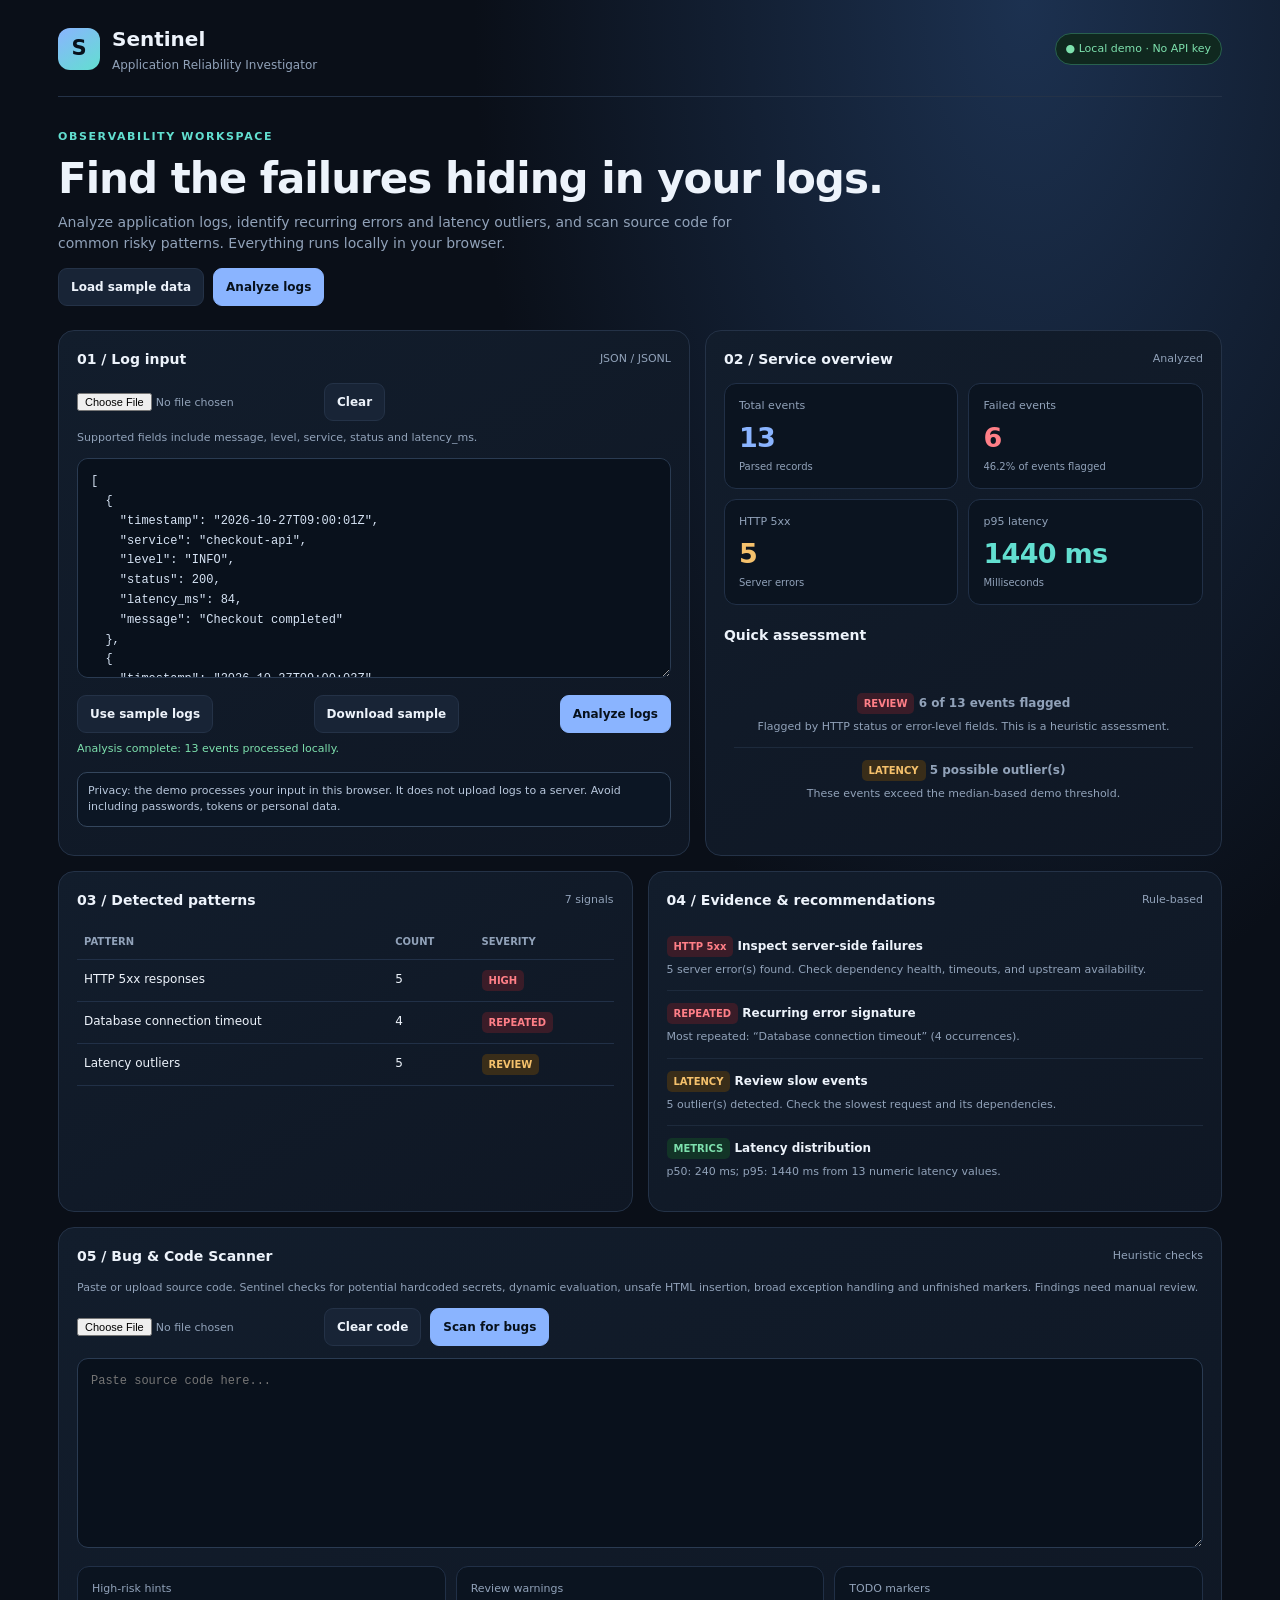
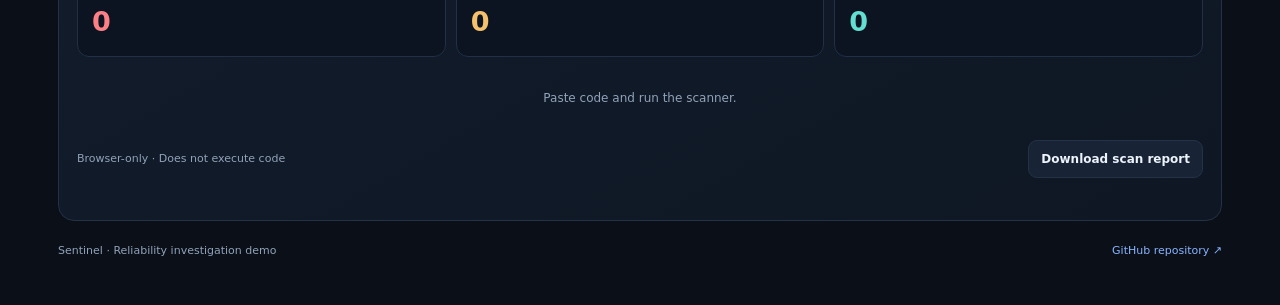
<file: index.html>
<!doctype html>
<html lang="en">
<head>
<meta charset="utf-8">
<meta name="viewport" content="width=device-width,initial-scale=1">
<meta name="description" content="Sentinel application reliability investigator and code scanner">
<title>Sentinel — Reliability Investigator</title>
<style>
:root{--bg:#0a0f18;--panel:#111a28;--line:#243247;--text:#edf3fb;--muted:#91a2b9;--blue:#8ab4ff;--cyan:#62dfd0;--red:#ff7f87;--amber:#f5c16c;--green:#7de0ad}
*{box-sizing:border-box}body{margin:0;background:radial-gradient(ellipse at 80% 0,#1c3150,transparent 38%),var(--bg);color:var(--text);font:14px/1.5 system-ui,-apple-system,"Segoe UI",sans-serif}
button,input,textarea{font:inherit}button{cursor:pointer}.wrap{max-width:1200px;margin:auto;padding:24px 18px 45px}
.top{display:flex;justify-content:space-between;align-items:center;gap:12px;border-bottom:1px solid var(--line);padding-bottom:22px}
.brand{display:flex;align-items:center;gap:12px}.mark{width:42px;height:42px;display:grid;place-items:center;border-radius:12px;background:linear-gradient(145deg,var(--blue),var(--cyan));color:#08111c;font-size:21px;font-weight:900}
h1,h2,h3,p{margin-top:0}.brand h1{font-size:20px;margin:0}.brand p{font-size:12px;color:var(--muted);margin:2px 0 0}
.status{border:1px solid #28614e;background:#10281f;color:var(--green);padding:7px 10px;border-radius:99px;font-size:11px}
.hero{padding:32px 0 24px}.eyebrow{color:var(--cyan);font-size:11px;text-transform:uppercase;letter-spacing:1.6px;font-weight:800}
.hero h2{font-size:clamp(28px,4vw,42px);line-height:1.15;letter-spacing:-1px;margin:9px 0}.hero p{color:var(--muted);max-width:680px}
.panel{background:linear-gradient(150deg,#121d2c,#0f1724);border:1px solid var(--line);border-radius:16px;padding:18px;min-width:0}
.grid{display:grid;grid-template-columns:1.1fr .9fr;gap:15px}.below{display:grid;grid-template-columns:1fr 1fr;gap:15px;margin-top:15px}
.panelhead{display:flex;justify-content:space-between;align-items:center;gap:10px;margin-bottom:13px}.panelhead h3{font-size:14px;margin:0}.small,.hint{font-size:11px;color:var(--muted)}
.btn{border:1px solid var(--line);background:#182436;color:var(--text);border-radius:9px;padding:9px 12px;font-size:12px;font-weight:700}.btn.primary{background:var(--blue);border-color:var(--blue);color:#07111c}
.btn:hover{filter:brightness(1.08)}.editor{width:100%;min-height:220px;resize:vertical;border:1px solid #2a3b52;background:#09111c;color:#d7e4f5;border-radius:11px;padding:13px;font:12px/1.65 ui-monospace,Consolas,monospace;outline:none}.editor:focus{border-color:var(--blue)}
.actions,.filebar{display:flex;justify-content:space-between;align-items:center;gap:9px;flex-wrap:wrap;margin-top:11px}.filebar{justify-content:flex-start}.filebar input{max-width:100%;font-size:11px;color:var(--muted)}.hint{margin:9px 0 12px}
.metrics{display:grid;grid-template-columns:repeat(2,minmax(0,1fr));gap:10px}.metric{background:#0b1420;border:1px solid #213047;border-radius:12px;padding:14px}.label{font-size:11px;color:var(--muted)}.num{font-size:27px;font-weight:800;letter-spacing:-.7px;margin-top:4px}.sub{font-size:10px;color:var(--muted)}
.red{color:var(--red)}.blue{color:var(--blue)}.cyan{color:var(--cyan)}.amber{color:var(--amber)}.green{color:var(--green)}
.notice{border:1px solid #34465d;background:#0c1624;color:#b8c7dc;border-radius:10px;padding:10px;margin-top:14px;font-size:11px}
.empty{padding:22px 10px;text-align:center;color:var(--muted);font-size:12px}.finding{padding:12px 0;border-bottom:1px solid #1d2a3c}.finding:last-child{border-bottom:0}.finding strong{font-size:12px;display:block;margin-bottom:5px}.finding p{margin:0;color:var(--muted);font-size:11px;overflow-wrap:anywhere}
.pill{display:inline-block;padding:3px 7px;border-radius:5px;font-size:10px;font-weight:800}.error{background:#3a1c28;color:var(--red)}.warn{background:#392d19;color:var(--amber)}.ok{background:#123427;color:var(--green)}
table{width:100%;border-collapse:collapse;font-size:12px}th,td{text-align:left;padding:10px 7px;border-bottom:1px solid #213047;vertical-align:top}th{font-size:10px;color:var(--muted);text-transform:uppercase}td{overflow-wrap:anywhere}
.toast{font-size:11px;color:var(--green);margin-top:8px;min-height:16px}.footer{display:flex;justify-content:space-between;gap:12px;flex-wrap:wrap;color:var(--muted);font-size:11px;padding-top:22px}.footer a{color:var(--blue);text-decoration:none}
@media(max-width:760px){.grid,.below{grid-template-columns:1fr}.wrap{padding:16px 12px 30px}.panel{padding:14px}.hero h2{font-size:32px}}
</style>
</head>
<body>
<div class="wrap">
<header class="top">
<div class="brand"><div class="mark">S</div><div><h1>Sentinel</h1><p>Application Reliability Investigator</p></div></div>
<div class="status">● Local demo · No API key</div>
</header>

<section class="hero">
<div class="eyebrow">Observability workspace</div>
<h2>Find the failures hiding in your logs.</h2>
<p>Analyze application logs, identify recurring errors and latency outliers, and scan source code for common risky patterns. Everything runs locally in your browser.</p>
<div class="actions" style="justify-content:flex-start">
<button class="btn" id="sampleTop">Load sample data</button>
<button class="btn primary" id="analyzeTop">Analyze logs</button>
</div>
</section>

<section class="grid">
<div class="panel">
<div class="panelhead"><h3>01 / Log input</h3><span class="small">JSON / JSONL</span></div>
<div class="filebar"><input type="file" id="logFile" accept=".json,.jsonl,.txt"><button class="btn" id="clearLogs">Clear</button></div>
<p class="hint">Supported fields include message, level, service, status and latency_ms.</p>
<textarea id="logInput" class="editor" spellcheck="false" aria-label="Log input" placeholder="Paste a JSON array or one JSON event per line"></textarea>
<div class="actions"><button class="btn" id="sampleBtn">Use sample logs</button><button class="btn" id="downloadSample">Download sample</button><button class="btn primary" id="analyzeBtn">Analyze logs</button></div>
<div class="toast" id="logToast" aria-live="polite"></div>
<div class="notice">Privacy: the demo processes your input in this browser. It does not upload logs to a server. Avoid including passwords, tokens or personal data.</div>
</div>

<div class="panel">
<div class="panelhead"><h3>02 / Service overview</h3><span class="small" id="runLabel">Waiting</span></div>
<div class="metrics">
<div class="metric"><div class="label">Total events</div><div class="num blue" id="total">—</div><div class="sub">Parsed records</div></div>
<div class="metric"><div class="label">Failed events</div><div class="num red" id="failed">—</div><div class="sub" id="failRate">Error signals</div></div>
<div class="metric"><div class="label">HTTP 5xx</div><div class="num amber" id="fivexx">—</div><div class="sub">Server errors</div></div>
<div class="metric"><div class="label">p95 latency</div><div class="num cyan" id="p95">—</div><div class="sub">Milliseconds</div></div>
</div>
<div class="panelhead" style="margin-top:20px"><h3>Quick assessment</h3></div>
<div id="assessment" class="empty">Analyze logs to see an assessment.</div>
</div>
</section>

<section class="below">
<div class="panel"><div class="panelhead"><h3>03 / Detected patterns</h3><span class="small" id="patternCount">0 signals</span></div>
<div style="overflow:auto"><table><thead><tr><th>Pattern</th><th>Count</th><th>Severity</th></tr></thead><tbody id="patterns"><tr><td colspan="3">No analysis yet.</td></tr></tbody></table></div></div>
<div class="panel"><div class="panelhead"><h3>04 / Evidence & recommendations</h3><span class="small">Rule-based</span></div><div id="recommendations"><div class="empty">Findings will appear here.</div></div></div>
</section>

<section class="panel" style="margin-top:15px">
<div class="panelhead"><h3>05 / Bug & Code Scanner</h3><span class="small">Heuristic checks</span></div>
<p class="hint">Paste or upload source code. Sentinel checks for potential hardcoded secrets, dynamic evaluation, unsafe HTML insertion, broad exception handling and unfinished markers. Findings need manual review.</p>
<div class="filebar"><input type="file" id="sourceFile" accept=".py,.js,.jsx,.ts,.tsx,.html,.css,.java,.go,.php,.rb,.txt"><button class="btn" id="clearSource">Clear code</button><button class="btn primary" id="scanCode">Scan for bugs</button></div>
<textarea id="sourceInput" class="editor" style="margin-top:12px;min-height:190px" spellcheck="false" aria-label="Source code" placeholder="Paste source code here..."></textarea>
<div class="metrics" style="margin-top:12px;grid-template-columns:repeat(3,minmax(0,1fr))">
<div class="metric"><div class="label">High-risk hints</div><div class="num red" id="highCount">0</div></div>
<div class="metric"><div class="label">Review warnings</div><div class="num amber" id="mediumCount">0</div></div>
<div class="metric"><div class="label">TODO markers</div><div class="num cyan" id="lowCount">0</div></div>
</div>
<div id="codeResults" style="margin-top:10px"><div class="empty">Paste code and run the scanner.</div></div>
<div class="actions"><span class="small">Browser-only · Does not execute code</span><button class="btn" id="downloadReport">Download scan report</button></div>
<div class="toast" id="codeToast" aria-live="polite"></div>
</section>

<footer class="footer"><span>Sentinel · Reliability investigation demo</span><span><a href="https://github.com/ContentbyShanu/sentinel-ai-reliability" target="_blank" rel="noopener">GitHub repository ↗</a></span></footer>
</div>

<script>
const $=id=>document.getElementById(id);
const esc=s=>String(s??'').replace(/[&<>"']/g,c=>({'&':'&amp;','<':'&lt;','>':'&gt;','"':'&quot;',"'":'&#39;'}[c]));
const sample=[
{timestamp:"2026-10-27T09:00:01Z",service:"checkout-api",level:"INFO",status:200,latency_ms:84,message:"Checkout completed"},
{timestamp:"2026-10-27T09:00:03Z",service:"catalog-api",level:"INFO",status:200,latency_ms:112,message:"Product list returned"},
{timestamp:"2026-10-27T09:00:05Z",service:"checkout-api",level:"ERROR",status:500,latency_ms:980,message:"Database connection timeout"},
{timestamp:"2026-10-27T09:00:06Z",service:"checkout-api",level:"ERROR",status:500,latency_ms:1040,message:"Database connection timeout"},
{timestamp:"2026-10-27T09:00:07Z",service:"checkout-api",level:"ERROR",status:503,latency_ms:1300,message:"Database connection timeout"},
{timestamp:"2026-10-27T09:00:08Z",service:"payment-api",level:"WARN",status:429,latency_ms:240,message:"Payment provider rate limited"},
{timestamp:"2026-10-27T09:00:09Z",service:"catalog-api",level:"INFO",status:200,latency_ms:96,message:"Product list returned"},
{timestamp:"2026-10-27T09:00:10Z",service:"search-api",level:"ERROR",status:502,latency_ms:1650,message:"Upstream search unavailable"},
{timestamp:"2026-10-27T09:00:11Z",service:"catalog-api",level:"INFO",status:200,latency_ms:108,message:"Product list returned"},
{timestamp:"2026-10-27T09:00:12Z",service:"checkout-api",level:"ERROR",status:500,latency_ms:990,message:"Database connection timeout"},
{timestamp:"2026-10-27T09:00:13Z",service:"payment-api",level:"INFO",status:200,latency_ms:180,message:"Payment accepted"},
{timestamp:"2026-10-27T09:00:14Z",service:"search-api",level:"INFO",status:200,latency_ms:95,message:"Search completed"},
{timestamp:"2026-10-27T09:00:15Z",service:"checkout-api",level:"INFO",status:200,latency_ms:870,message:"Checkout completed"}
];

function loadSample(){ $('logInput').value=JSON.stringify(sample,null,2);$('logToast').textContent='Sample logs loaded.';}
function parseLogs(raw){
if(!raw.trim())throw Error('Paste logs or load the sample first.');
try{const x=JSON.parse(raw);if(Array.isArray(x))return x;if(x&&Array.isArray(x.events))return x.events;if(x&&typeof x==='object')return[x];}catch(e){}
return raw.split(/\r?\n/).filter(x=>x.trim()).map((line,i)=>{try{return JSON.parse(line)}catch(e){throw Error('Invalid JSON on line '+(i+1))}});
}
function num(o,keys){for(const k of keys){if(o[k]!==undefined&&o[k]!==null&&o[k]!==''&&Number.isFinite(Number(o[k])))return Number(o[k]);}return null;}
function status(o){return num(o,['status','status_code','http_status','statusCode']);}
function latency(o){return num(o,['latency_ms','duration_ms','response_time_ms','latency','duration']);}
function message(o){return String(o.message||o.msg||o.error||o.event||'Unspecified event');}
function quantile(arr,q){if(!arr.length)return null;const s=[...arr].sort((a,b)=>a-b),p=(s.length-1)*q,l=Math.floor(p),h=Math.ceil(p);return s[l]+(s[h]-s[l])*(p-l);}
let lastLogReport=null;

function analyzeLogs(){
try{
const logs=parseLogs($('logInput').value);
if(!logs.length||logs.some(o=>!o||typeof o!=='object'||Array.isArray(o)))throw Error('Each event must be a JSON object.');
const failed=logs.filter(o=>{const s=status(o);return(s!==null&&s>=400)||/\b(error|fatal|critical)\b/i.test(String(o.level||o.severity||''))||o.error===true;});
const server=logs.filter(o=>{const s=status(o);return s!==null&&s>=500;});
const lats=logs.map(latency).filter(x=>x!==null&&x>=0);
const p95=quantile(lats,.95),p50=quantile(lats,.5),med=quantile(lats,.5);
const mad=lats.length?quantile(lats.map(x=>Math.abs(x-med)),.5):null;
const outliers=mad===null?[]:logs.filter(o=>{const l=latency(o);return l!==null&&l>med+Math.max(3*1.4826*mad,med*.5,100);});
const groups={};failed.forEach(o=>{const k=message(o).replace(/\b\d+\b/g,'#').slice(0,100);groups[k]=(groups[k]||0)+1;});
const repeated=Object.entries(groups).filter(x=>x[1]>1).sort((a,b)=>b[1]-a[1]);
$('total').textContent=logs.length;$('failed').textContent=failed.length;
$('failRate').textContent=(100*failed.length/logs.length).toFixed(1)+'% of events flagged';
$('fivexx').textContent=server.length;$('p95').textContent=p95===null?'N/A':Math.round(p95)+' ms';
$('runLabel').textContent='Analyzed';$('patternCount').textContent=(repeated.length+outliers.length+(server.length?1:0))+' signals';

const assessment=[];
assessment.push(`<div class="finding"><strong><span class="pill ${failed.length?'error':'ok'}">${failed.length?'REVIEW':'CLEAR'}</span> ${failed.length} of ${logs.length} events flagged</strong><p>Flagged by HTTP status or error-level fields. This is a heuristic assessment.</p></div>`);
if(outliers.length)assessment.push(`<div class="finding"><strong><span class="pill warn">LATENCY</span> ${outliers.length} possible outlier(s)</strong><p>These events exceed the median-based demo threshold.</p></div>`);
$('assessment').innerHTML=assessment.join('');

const rows=[];
if(server.length)rows.push(`<tr><td>HTTP 5xx responses</td><td>${server.length}</td><td><span class="pill error">HIGH</span></td></tr>`);
repeated.slice(0,6).forEach(([k,n])=>rows.push(`<tr><td>${esc(k)}</td><td>${n}</td><td><span class="pill error">REPEATED</span></td></tr>`));
if(outliers.length)rows.push(`<tr><td>Latency outliers</td><td>${outliers.length}</td><td><span class="pill warn">REVIEW</span></td></tr>`);
if(!rows.length)rows.push('<tr><td colspan="3">No patterns flagged.</td></tr>');
$('patterns').innerHTML=rows.join('');

const rec=[];
if(server.length)rec.push(`<div class="finding"><strong><span class="pill error">HTTP 5xx</span> Inspect server-side failures</strong><p>${server.length} server error(s) found. Check dependency health, timeouts, and upstream availability.</p></div>`);
if(repeated.length)rec.push(`<div class="finding"><strong><span class="pill error">REPEATED</span> Recurring error signature</strong><p>Most repeated: “${esc(repeated[0][0])}” (${repeated[0][1]} occurrences).</p></div>`);
if(outliers.length)rec.push(`<div class="finding"><strong><span class="pill warn">LATENCY</span> Review slow events</strong><p>${outliers.length} outlier(s) detected. Check the slowest request and its dependencies.</p></div>`);
if(lats.length)rec.push(`<div class="finding"><strong><span class="pill ok">METRICS</span> Latency distribution</strong><p>p50: ${Math.round(p50)} ms; p95: ${Math.round(p95)} ms from ${lats.length} numeric latency values.</p></div>`);
if(!rec.length)rec.push('<div class="finding"><strong>No findings generated</strong><p>Include status and latency fields for richer analysis.</p></div>');
$('recommendations').innerHTML=rec.join('');
$('logToast').textContent=`Analysis complete: ${logs.length} events processed locally.`;
lastLogReport={generated_at:new Date().toISOString(),events:logs.length,failed_events:failed.length,http_5xx:server.length,p50_latency_ms:p50,p95_latency_ms:p95,repeated_patterns:repeated.map(([signature,count])=>({signature,count})),latency_outliers:outliers.map(o=>({service:o.service||'unknown',message:message(o),latency_ms:latency(o)}))};
}catch(e){$('logToast').textContent=e.message;}
}
$('sampleBtn').onclick=loadSample;$('sampleTop').onclick=loadSample;
$('analyzeBtn').onclick=analyzeLogs;$('analyzeTop').onclick=()=>{analyzeLogs();document.querySelector('.grid').scrollIntoView({behavior:'smooth'});};
$('clearLogs').onclick=()=>{$('logInput').value='';$('logToast').textContent='Input cleared.';};
$('logFile').onchange=async e=>{const f=e.target.files[0];if(f){$('logInput').value=await f.text();$('logToast').textContent='File loaded. Click Analyze logs.';}};
$('downloadSample').onclick=()=>downloadFile('sentinel-sample-logs.json',JSON.stringify(sample,null,2),'application/json');
function downloadFile(name,content,type){const blob=new Blob([content],{type});const url=URL.createObjectURL(blob);const a=document.createElement('a');a.href=url;a.download=name;a.click();setTimeout(()=>URL.revokeObjectURL(url),1000);}
</script>

<script>
const rules=[
{level:'HIGH',name:'Possible hardcoded secret',re:/\b(?:api[_-]?key|secret|password|token)\s*[:=]\s*["'][^"']{6,}["']/ig,tip:'If this is a real credential, revoke it and use environment variables. Verify that the match is not a harmless example.'},
{level:'HIGH',name:'Dynamic code evaluation',re:/\beval\s*\(/ig,tip:'Avoid evaluating untrusted strings as code. Prefer safe parsing or explicit logic.'},
{level:'HIGH',name:'Potential shell invocation with shell enabled',re:/\b(?:exec|execSync|spawn|subprocess\.(?:run|Popen|call))\s*\([^\n]{0,240}(?:shell\s*=\s*True|shell\s*:\s*true)/ig,tip:'Review whether untrusted input can reach a shell command. Prefer argument arrays and strict validation.'},
{level:'MEDIUM',name:'Potential unsafe HTML insertion',re:/\.innerHTML\s*=|insertAdjacentHTML\s*\(/ig,tip:'Avoid inserting untrusted HTML. Use textContent or safely sanitize and escape content.'},
{level:'MEDIUM',name:'Broad exception handler',re:/except\s*:/ig,tip:'Catch expected exception types and handle them deliberately.'},
{level:'MEDIUM',name:'TLS verification disabled',re:/verify\s*=\s*False|rejectUnauthorized\s*:\s*false/ig,tip:'Do not disable TLS certificate verification in production.'},
{level:'LOW',name:'TODO / FIXME marker',re:/\b(?:TODO|FIXME|XXX)\b/ig,tip:'Check whether this marker indicates unfinished work.'},
{level:'LOW',name:'NotImplementedError marker',re:/\bNotImplementedError\b/ig,tip:'Confirm whether this is intentional scaffolding or a missing implementation.'}
];
let lastCodeReport=null;
function scanCode(){
const src=$('sourceInput').value;
if(!src.trim()){$('codeToast').textContent='Paste or upload code first.';return;}
const lines=src.split(/\r?\n/),results=[];
for(const r of rules){r.re.lastIndex=0;let m;while((m=r.re.exec(src))!==null){const line=src.slice(0,m.index).split('\n').length;results.push({severity:r.level,rule:r.name,line,snippet:(lines[line-1]||'').trim().slice(0,200),recommendation:r.tip});if(!m[0].length)r.re.lastIndex++;}}
const high=results.filter(x=>x.severity==='HIGH').length,medium=results.filter(x=>x.severity==='MEDIUM').length,low=results.filter(x=>x.severity==='LOW').length;
$('highCount').textContent=high;$('mediumCount').textContent=medium;$('lowCount').textContent=low;
if(!results.length){$('codeResults').innerHTML='<div class="finding"><strong><span class="pill ok">NO MATCHES</span> No configured patterns detected</strong><p>This does not prove the code is bug-free. Use tests, a linter, dependency checks and manual review.</p></div>';}
else{$('codeResults').innerHTML=results.slice(0,100).map(r=>`<div class="finding"><strong><span class="pill ${r.severity==='HIGH'?'error':r.severity==='MEDIUM'?'warn':'ok'}">${r.severity}</span> ${esc(r.rule)} <span class="small">· line ${r.line}</span></strong><p><code>${esc(r.snippet)}</code></p><p style="margin-top:5px">${esc(r.recommendation)}</p></div>`).join('')+(results.length>100?'<p class="hint">Showing first 100 findings.</p>':'');}
lastCodeReport={generated_at:new Date().toISOString(),file:$('sourceFile').files[0]?.name||'pasted-code',summary:{high,medium,low},findings:results,limitations:'Heuristic pattern scan only. False positives are possible; absence of findings does not establish that code is secure or bug-free.'};
$('codeToast').textContent=`Scan complete: ${results.length} potential finding(s). Review each manually.`;
}
$('scanCode').onclick=scanCode;
$('clearSource').onclick=()=>{$('sourceInput').value='';$('sourceFile').value='';$('codeResults').innerHTML='<div class="empty">Paste code and run the scanner.</div>';$('highCount').textContent='0';$('mediumCount').textContent='0';$('lowCount').textContent='0';$('codeToast').textContent='';lastCodeReport=null;};
$('sourceFile').onchange=async e=>{const f=e.target.files[0];if(f){$('sourceInput').value=await f.text();$('codeToast').textContent='Source file loaded. Click Scan for bugs.';}};
$('downloadReport').onclick=()=>{if(!lastCodeReport){$('codeToast').textContent='Run a code scan before downloading a report.';return;}downloadFile('sentinel-code-scan-report.json',JSON.stringify(lastCodeReport,null,2),'application/json');};
loadSample();analyzeLogs();
</script>
</body>
</html>
</file>
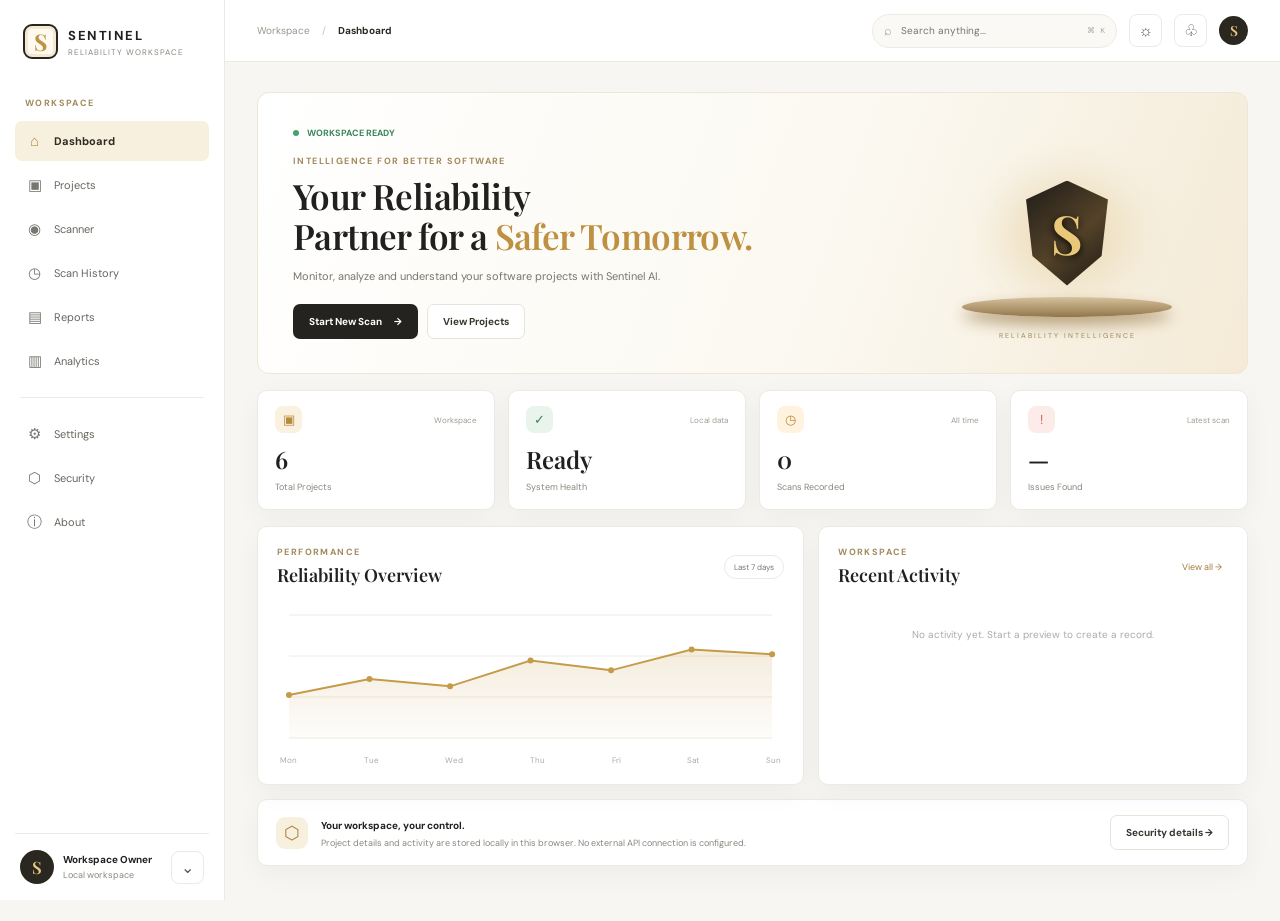
<file: frontend/index.html>
<!DOCTYPE html>
<html lang="en">
<head>
  <meta charset="UTF-8">
  <meta name="viewport" content="width=device-width, initial-scale=1.0">
  <meta name="theme-color" content="#f8f7f3">
  <title>Sentinel AI — Reliability Workspace</title>
  <link rel="preconnect" href="https://fonts.googleapis.com">
  <link rel="preconnect" href="https://fonts.gstatic.com" crossorigin>
  <link href="https://fonts.googleapis.com/css2?family=DM+Sans:wght@400;500;600;700&family=Playfair+Display:wght@500;600;700&display=swap" rel="stylesheet">
  <link rel="stylesheet" href="./css/style.css">
  <script src="./js/app.js" defer></script>
</head>
<body>
  <div class="app-shell">

    <aside class="sidebar" id="sidebar">
      <a class="brand" href="#" data-page="dashboard">
        <span class="brand-mark">S</span>
        <span><strong>SENTINEL</strong><small>RELIABILITY WORKSPACE</small></span>
      </a>

      <div class="nav-label">WORKSPACE</div>
      <nav class="navigation">
        <button class="nav-link active" data-page="dashboard"><span>⌂</span> Dashboard</button>
        <button class="nav-link" data-page="projects"><span>▣</span> Projects</button>
        <button class="nav-link" data-page="scanner"><span>◉</span> Scanner</button>
        <button class="nav-link" data-page="history"><span>◷</span> Scan History</button>
        <button class="nav-link" data-page="reports"><span>▤</span> Reports</button>
        <button class="nav-link" data-page="analytics"><span>▥</span> Analytics</button>
        <div class="nav-divider"></div>
        <button class="nav-link" data-page="settings"><span>⚙</span> Settings</button>
        <button class="nav-link" data-page="security"><span>⬡</span> Security</button>
        <button class="nav-link" data-page="about"><span>ⓘ</span> About</button>
      </nav>

      <div class="sidebar-bottom">
        <div class="user-avatar">S</div>
        <div class="user-info"><strong>Workspace Owner</strong><small>Local workspace</small></div>
        <button class="icon-button" id="profileButton" title="Workspace information">⌄</button>
      </div>
    </aside>

    <main class="main-area">
      <header class="topbar">
        <div class="topbar-left">
          <button class="icon-button mobile-menu" id="mobileMenu" aria-label="Open menu">☰</button>
          <div class="breadcrumb">Workspace <span>/</span> <strong id="crumb">Dashboard</strong></div>
        </div>
        <div class="topbar-right">
          <label class="global-search">
            <span>⌕</span>
            <input id="globalSearch" type="search" placeholder="Search anything...">
            <kbd>⌘ K</kbd>
          </label>
          <button class="icon-button" id="themeButton" title="Toggle appearance">☼</button>
          <button class="icon-button notification-button" id="notificationButton" title="Notifications">♧</button>
          <div class="user-avatar small-avatar">S</div>
        </div>
      </header>

      <div class="content">

        <!-- DASHBOARD -->
        <section class="page active" id="page-dashboard">
          <div class="hero">
            <div class="hero-copy">
              <div class="online-label"><i></i> WORKSPACE READY</div>
              <p class="eyebrow">INTELLIGENCE FOR BETTER SOFTWARE</p>
              <h1>Your Reliability<br>Partner for a <em>Safer Tomorrow.</em></h1>
              <p class="hero-description">Monitor, analyze and understand your software projects with Sentinel AI.</p>
              <div class="hero-actions">
                <button class="btn btn-dark" data-go="scanner">Start New Scan <span>→</span></button>
                <button class="btn btn-outline" data-go="projects">View Projects</button>
              </div>
            </div>
            <div class="hero-art">
              <div class="shield-glow"></div>
              <div class="hero-shield">S</div>
              <div class="hero-platform"></div>
              <span class="art-caption">RELIABILITY INTELLIGENCE</span>
            </div>
          </div>

          <div class="stats-grid">
            <article class="stat-card"><div class="stat-top"><span class="stat-icon gold">▣</span><span class="stat-change">Workspace</span></div><strong id="statProjects">0</strong><span>Total Projects</span></article>
            <article class="stat-card"><div class="stat-top"><span class="stat-icon green">✓</span><span class="stat-change">Local data</span></div><strong id="statHealth">—</strong><span>System Health</span></article>
            <article class="stat-card"><div class="stat-top"><span class="stat-icon amber">◷</span><span class="stat-change">All time</span></div><strong id="statScans">0</strong><span>Scans Recorded</span></article>
            <article class="stat-card"><div class="stat-top"><span class="stat-icon red">!</span><span class="stat-change">Latest scan</span></div><strong id="statIssues">0</strong><span>Issues Found</span></article>
          </div>

          <div class="dashboard-grid">
            <article class="panel">
              <div class="panel-heading"><div><p class="eyebrow">PERFORMANCE</p><h2>Reliability Overview</h2></div><span class="period-pill">Last 7 days</span></div>
              <div class="chart-wrap"><canvas id="reliabilityChart"></canvas></div>
              <div class="chart-labels"><span>Mon</span><span>Tue</span><span>Wed</span><span>Thu</span><span>Fri</span><span>Sat</span><span>Sun</span></div>
            </article>
            <article class="panel">
              <div class="panel-heading"><div><p class="eyebrow">WORKSPACE</p><h2>Recent Activity</h2></div><button class="text-link" data-go="history">View all →</button></div>
              <div id="recentActivity" class="activity-list"><div class="empty-inline">No activity yet. Add a project to begin.</div></div>
            </article>
          </div>

          <article class="panel security-banner">
            <div class="banner-icon">⬡</div>
            <div><strong>Your workspace, your control.</strong><p>Project details and activity are stored locally in this browser. No external API connection is configured.</p></div>
            <button class="btn btn-outline" data-go="security">Security details →</button>
          </article>
        </section>

        <!-- PROJECTS -->
        <section class="page" id="page-projects">
          <div class="page-heading">
            <div><p class="eyebrow">YOUR WORKSPACE</p><h1>Projects</h1><p class="muted">Manage and monitor your software projects.</p></div>
            <button class="btn btn-dark" id="addProject">＋ New Project</button>
          </div>
          <div class="filter-row">
            <div class="filter-tabs" id="projectFilters">
              <button class="filter-tab active" data-filter="all">All</button>
              <button class="filter-tab" data-filter="active">Active</button>
              <button class="filter-tab" data-filter="completed">Completed</button>
              <button class="filter-tab" data-filter="archived">Archived</button>
            </div>
            <input class="input search-input" id="projectSearch" type="search" placeholder="Search projects...">
          </div>
          <div class="project-grid" id="projectGrid"></div>
          <div class="empty-state" id="projectEmpty" hidden><div class="empty-symbol">▣</div><h3>No projects found</h3><p>Create a project or change your search filter.</p><button class="btn btn-dark" id="emptyAddProject">＋ Add Project</button></div>
        </section>

        <!-- SCANNER -->
        <section class="page" id="page-scanner">
          <div class="page-heading"><div><p class="eyebrow">PROJECT ANALYSIS</p><h1>Reliability Scanner</h1><p class="muted">Review a project scan workflow.</p></div><span class="status-pill"><i></i> Workspace ready</span></div>
          <div class="scanner-grid">
            <article class="panel scanner-form">
              <p class="eyebrow">SCAN CONFIGURATION</p><h2>Configure your scan</h2>
              <label class="field-label" for="scanProject">Select project</label>
              <select id="scanProject" class="input"><option value="">Choose a project</option></select>
              <label class="field-label" for="scanType">Analysis profile</label>
              <select id="scanType" class="input">
                <option value="quick">Quick review</option>
                <option value="standard" selected>Standard review</option>
                <option value="deep">Deep review</option>
              </select>
              <label class="consent-row"><input type="checkbox" id="authorized"><span>I confirm that I own this project or have permission to review it.</span></label>
              <button class="btn btn-dark btn-block" id="runScan">Start Scan <span>→</span></button>
              <p class="fine-print">This frontend preview records a demonstration scan only. It does not inspect source code or perform a real security audit.</p>
            </article>
            <article class="panel scan-panel">
              <div class="panel-heading"><div><p class="eyebrow">SCAN WORKFLOW</p><h2 id="scanTitle">Ready when you are</h2></div><span class="scan-state" id="scanState">IDLE</span></div>
              <div class="scan-visual" id="scanVisual"><div class="scan-ring"><span> S </span></div><strong>Awaiting scan</strong><p>Select a project and start a preview.</p></div>
              <div class="progress-area" id="scanProgress" hidden>
                <div class="progress-meta"><span id="scanStage">Preparing preview...</span><strong id="scanPercent">0%</strong></div>
                <div class="progress-track"><div class="progress-fill" id="progressBar"></div></div>
                <div class="scan-steps" id="scanSteps"><div>◷ Preparing scan preview</div><div>◷ Reviewing workflow stages</div><div>◷ Saving activity record</div></div>
                <button class="btn btn-outline btn-block" id="stopScan">Cancel Preview</button>
              </div>
              <div id="scanResult" class="scan-result" hidden></div>
            </article>
          </div>
        </section>

        <!-- HISTORY -->
        <section class="page" id="page-history">
          <div class="page-heading"><div><p class="eyebrow">WORKSPACE RECORDS</p><h1>Scan History</h1><p class="muted">A timeline of recorded scan previews.</p></div><button class="btn btn-outline" id="clearHistory">Clear History</button></div>
          <div class="panel table-panel"><div class="table-scroll"><table><thead><tr><th>Project</th><th>Profile</th><th>Date</th><th>Result</th><th>Type</th></tr></thead><tbody id="historyRows"></tbody></table></div><div class="table-empty" id="historyEmpty">No scan history yet.</div></div>
        </section>

        <!-- REPORTS -->
        <section class="page" id="page-reports">
          <div class="page-heading"><div><p class="eyebrow">DOCUMENTATION</p><h1>Reports</h1><p class="muted">Review and export your workspace records.</p></div><button class="btn btn-dark" id="exportAll">↓ Export CSV</button></div>
          <div class="filter-row"><div><strong>All reports</strong><span class="muted"> · Local workspace records</span></div><input class="input search-input" id="reportSearch" placeholder="Search reports..."></div>
          <div class="panel table-panel"><div class="table-scroll"><table><thead><tr><th>Project</th><th>Scan profile</th><th>Date</th><th>Recorded status</th><th>Action</th></tr></thead><tbody id="reportRows"></tbody></table></div><div class="table-empty" id="reportEmpty">No reports available yet.</div></div>
        </section>

        <!-- ANALYTICS -->
        <section class="page" id="page-analytics">
          <div class="page-heading"><div><p class="eyebrow">WORKSPACE INSIGHTS</p><h1>Analytics</h1><p class="muted">A summary of locally recorded project activity.</p></div><span class="period-pill">All time</span></div>
          <div class="stats-grid analytics-stats">
            <article class="stat-card"><span class="stat-label">Projects</span><strong id="analyticsProjects">0</strong><small>In this workspace</small></article>
            <article class="stat-card"><span class="stat-label">Recorded scans</span><strong id="analyticsScans">0</strong><small>Preview records</small></article>
            <article class="stat-card"><span class="stat-label">Active projects</span><strong id="analyticsActive">0</strong><small>Current status</small></article>
            <article class="stat-card"><span class="stat-label">Completed projects</span><strong id="analyticsCompleted">0</strong><small>Current status</small></article>
          </div>
          <div class="dashboard-grid">
            <article class="panel"><p class="eyebrow">ACTIVITY</p><h2>Scan Activity</h2><div class="chart-wrap"><canvas id="activityChart"></canvas></div></article>
            <article class="panel"><p class="eyebrow">DISTRIBUTION</p><h2>Project Status</h2><div id="distribution" class="distribution"></div></article>
          </div>
        </section>

        <!-- SETTINGS -->
        <section class="page" id="page-settings">
          <div class="page-heading"><div><p class="eyebrow">PREFERENCES</p><h1>Settings</h1><p class="muted">Customise your Sentinel workspace.</p></div></div>
          <div class="settings-layout">
            <div class="panel settings-nav">
              <button class="settings-tab active" data-tab="general">General</button>
              <button class="settings-tab" data-tab="appearance">Appearance</button>
              <button class="settings-tab" data-tab="privacy">Privacy & Data</button>
            </div>
            <div class="panel settings-content">
              <div class="settings-pane active" id="tab-general"><h2>General preferences</h2><p class="muted">Manage basic workspace preferences.</p><label class="field-label" for="workspaceName">Workspace name</label><input class="input" id="workspaceName" value="My Sentinel Workspace"><label class="toggle-row"><span><strong>Activity notifications</strong><small>Show in-app feedback after actions.</small></span><input type="checkbox" id="notificationsToggle" checked></label></div>
              <div class="settings-pane" id="tab-appearance"><h2>Appearance</h2><p class="muted">Choose how your workspace looks.</p><div class="appearance-choice"><span><strong>Light luxury</strong><small>Ivory surfaces and champagne gold accents.</small></span><span class="theme-preview">Aa</span></div><button class="btn btn-outline" id="toggleAppearance">Switch light / dark</button></div>
              <div class="settings-pane" id="tab-privacy"><h2>Privacy & local data</h2><p class="muted">Your current workspace data is stored in this browser.</p><div class="privacy-warning">Clearing local data removes projects, scan history and preferences from this browser.</div><button class="btn btn-danger" id="clearData">Clear Workspace Data</button></div>
              <div class="settings-footer"><button class="btn btn-dark" id="saveSettings">Save Changes</button><span id="settingsMessage" class="muted"></span></div>
            </div>
          </div>
        </section>

        <!-- SECURITY -->
        <section class="page" id="page-security">
          <div class="page-heading"><div><p class="eyebrow">PROTECTION & CONTROL</p><h1>Security Center</h1><p class="muted">Understand the security boundaries of this local workspace.</p></div><span class="status-pill"><i></i> Local mode</span></div>
          <div class="security-hero panel"><div class="security-shield">✓</div><div><p class="eyebrow">WORKSPACE STATUS</p><h2>Local data protection</h2><p class="muted">This frontend stores workspace records in browser local storage. No server-side scanning is connected in this version.</p></div></div>
          <div class="security-grid">
            <article class="panel"><span class="security-icon">▣</span><h3>Local storage</h3><p class="muted">Projects and records remain in this browser unless you clear them.</p><span class="security-status">Enabled</span></article>
            <article class="panel"><span class="security-icon">⌁</span><h3>External APIs</h3><p class="muted">No third-party API integration is configured.</p><span class="security-status">Not connected</span></article>
            <article class="panel"><span class="security-icon">◉</span><h3>Source inspection</h3><p class="muted">Real source-code inspection requires the Python backend.</p><span class="security-status pending">Not configured</span></article>
          </div>
        </section>

        <!-- ABOUT -->
        <section class="page" id="page-about">
          <div class="about-hero panel"><div class="about-logo">S</div><p class="eyebrow">INTRODUCING SENTINEL</p><h1>Reliability, made visible.</h1><p class="muted">Sentinel AI is a local-first reliability workspace concept for organising software projects, recording review activity and presenting reliability insights.</p><span class="version-label">VERSION 1.0 · FRONTEND WORKSPACE</span></div>
          <div class="dashboard-grid about-cards"><article class="panel"><h2>Project organisation</h2><p class="muted">Keep project details and status in one workspace.</p></article><article class="panel"><h2>Review records</h2><p class="muted">Record preview workflows and export activity data.</p></article></div>
        </section>

      </div>
    </main>
  </div>

  <!-- PROJECT MODAL -->
  <div class="modal-backdrop" id="projectModal" hidden>
    <div class="modal">
      <div class="modal-heading"><div><p class="eyebrow">WORKSPACE</p><h2 id="modalTitle">Create project</h2></div><button class="icon-button" id="closeModal">×</button></div>
      <form id="projectForm">
        <input type="hidden" id="editProjectId">
        <label class="field-label" for="projectName">Project name</label>
        <input class="input" id="projectName" maxlength="60" required placeholder="e.g. Sentinel Core">
        <label class="field-label" for="projectDescription">Description</label>
        <textarea class="input" id="projectDescription" rows="3" maxlength="220" placeholder="What does this project do?"></textarea>
        <label class="field-label" for="projectType">Project type</label>
        <select class="input" id="projectType"><option>Python</option><option>Web Application</option><option>API</option><option>Other</option></select>
        <label class="field-label" for="projectStatus">Project status</label>
        <select class="input" id="projectStatus"><option value="active">Active</option><option value="completed">Completed</option><option value="archived">Archived</option></select>
        <div class="modal-actions"><button type="button" class="btn btn-outline" id="cancelModal">Cancel</button><button type="submit" class="btn btn-dark">Save Project</button></div>
      </form>
    </div>
  </div>

  <div class="toast" id="toast" role="status" aria-live="polite"></div>
</body>
</html>
</file>
<file: frontend/css/style.css>
:root {
  --bg:#f7f6f2;
  --surface:#ffffff;
  --surface-soft:#fbfaf7;
  --text:#20201e;
  --muted:#88877f;
  --line:#eceae4;
  --gold:#c59b48;
  --gold-light:#f7edd9;
  --green:#39865c;
  --red:#c76a5e;
  --shadow:0 8px 28px rgba(35,31,23,.045);
}
*{box-sizing:border-box}
body{margin:0;background:var(--bg);color:var(--text);font-family:"DM Sans",sans-serif;font-size:13px}
button,input,select,textarea{font:inherit}
button{cursor:pointer}
button:focus-visible,input:focus-visible,select:focus-visible,textarea:focus-visible{outline:2px solid var(--gold);outline-offset:2px}
.app-shell{min-height:100vh}
.sidebar{width:225px;position:fixed;inset:0 auto 0 0;background:#fff;border-right:1px solid var(--line);padding:24px 15px 16px;display:flex;flex-direction:column;z-index:30}
.brand{display:flex;align-items:center;gap:10px;padding:0 8px 38px;color:var(--text);text-decoration:none}
.brand-mark{width:35px;height:35px;border:2px solid #29251d;border-radius:9px;display:grid;place-items:center;font:700 23px "Playfair Display",serif;color:#bd9343;background:#fffaf0;box-shadow:inset 0 0 0 3px #f2e8d4}
.brand strong{display:block;font-size:13px;letter-spacing:1.5px}
.brand small{display:block;color:var(--muted);font-size:8px;letter-spacing:1px;margin-top:3px}
.nav-label,.eyebrow{font-size:9px;letter-spacing:1.4px;font-weight:700;color:#a18a5d}
.nav-label{padding:0 10px 12px}
.navigation{display:grid;gap:4px}
.nav-link{border:0;background:transparent;color:#66665f;text-align:left;padding:10px 11px;border-radius:7px;display:flex;align-items:center;gap:11px;font-size:11px;transition:.2s}
.nav-link span{width:17px;font-size:15px;text-align:center;color:#77766f}
.nav-link:hover,.nav-link.active{background:#f8f0df;color:#302b21}
.nav-link.active{font-weight:700}
.nav-link.active span{color:#b38a3c}
.nav-divider{height:1px;background:var(--line);margin:12px 5px}
.sidebar-bottom{margin-top:auto;border-top:1px solid var(--line);padding:16px 5px 0;display:flex;align-items:center;gap:9px}
.user-avatar{height:34px;width:34px;border-radius:50%;display:grid;place-items:center;background:#29271f;color:#e9c77f;font:600 17px "Playfair Display",serif;flex-shrink:0}
.user-info{min-width:0;flex:1}
.user-info strong,.user-info small{display:block}
.user-info strong{font-size:10px}
.user-info small{font-size:9px;color:var(--muted);margin-top:3px}
.icon-button{width:33px;height:33px;border:1px solid var(--line);border-radius:8px;background:#fff;color:#5c574d;font-size:16px}
.icon-button:hover{background:var(--gold-light)}
.main-area{margin-left:225px;min-height:100vh}
.topbar{height:62px;background:rgba(255,255,255,.94);border-bottom:1px solid var(--line);display:flex;align-items:center;justify-content:space-between;padding:0 32px;position:sticky;top:0;z-index:20;backdrop-filter:blur(12px)}
.breadcrumb{font-size:10px;color:#99958d}
.breadcrumb span{padding:0 9px;color:#c7c2b8}
.breadcrumb strong{color:#292821}
.topbar-right,.topbar-left{display:flex;align-items:center;gap:12px}
.global-search{height:34px;width:245px;border:1px solid #eeeae2;background:#faf9f6;border-radius:20px;display:flex;align-items:center;padding:0 11px;gap:7px;color:#999}
.global-search input{border:0;outline:0;background:transparent;width:100%;font-size:10px;color:var(--text)}
.global-search kbd{font-size:8px;color:#aaa;white-space:nowrap}
.small-avatar{width:29px;height:29px;font-size:14px}
.mobile-menu{display:none}
.content{max-width:1500px;margin:auto;padding:30px 32px 55px}
.page{display:none;animation:appear .2s ease}
.page.active{display:block}
@keyframes appear{from{opacity:.5;transform:translateY(4px)}to{opacity:1;transform:none}}
.hero{min-height:245px;background:linear-gradient(110deg,#fff 0%,#fbf8f0 60%,#f4ead6 100%);border:1px solid #eee7d8;border-radius:12px;padding:30px 35px;display:flex;align-items:center;justify-content:space-between;overflow:hidden;position:relative}
.hero-copy{position:relative;z-index:2;max-width:510px}
.online-label{font-size:9px;font-weight:700;color:#39865c;margin-bottom:16px}
.online-label i,.status-pill i{display:inline-block;width:6px;height:6px;background:#47a36d;border-radius:50%;margin-right:6px}
.hero .eyebrow{margin:0 0 9px}
h1,h2{font-family:"Playfair Display",serif;font-weight:600}
.hero h1{font-size:35px;line-height:1.15;margin:0 0 10px;letter-spacing:-.6px}
.hero h1 em{font-style:normal;color:#bd9141}
.hero-description{font-size:11px;color:#77756e;line-height:1.7;margin-bottom:18px}
.hero-actions{display:flex;gap:9px}
.btn{border:1px solid transparent;border-radius:7px;padding:10px 15px;font-size:10px;font-weight:700;transition:.2s;display:inline-flex;align-items:center;justify-content:center;gap:12px}
.btn-dark{background:#24231f;color:#fff}
.btn-dark:hover{background:#403b30;transform:translateY(-1px)}
.btn-outline{background:#fff;color:#37352e;border-color:#e7e3d9}
.btn-outline:hover{border-color:#c6a15d;background:#fffdf8}
.btn-danger{background:#fff2ef;border:1px solid #f0d5cf;color:#b75e53}
.btn-block{width:100%;margin-top:19px}
.hero-art{width:290px;height:220px;position:relative;display:grid;place-items:center;flex-shrink:0}
.shield-glow{position:absolute;width:180px;height:160px;border-radius:50%;background:radial-gradient(ellipse,#e8d4a9 0%,rgba(232,212,169,.2) 55%,transparent 75%);filter:blur(12px)}
.hero-shield{width:91px;height:105px;position:relative;z-index:2;display:grid;place-items:center;clip-path:polygon(50% 0,95% 18%,88% 72%,50% 100%,12% 72%,5% 18%);background:linear-gradient(140deg,#1c1a17,#554329 55%,#171612);color:#e9c879;font:700 54px "Playfair Display",serif;text-shadow:0 2px 8px #000;filter:drop-shadow(0 10px 8px #7b6030)}
.hero-platform{position:absolute;bottom:26px;width:210px;height:20px;border-radius:50%;background:linear-gradient(#d6c29d,#92764a);box-shadow:0 8px 15px #b8a27c}
.art-caption{position:absolute;bottom:3px;font-size:7px;letter-spacing:2px;color:#9b865f}
.stats-grid{display:grid;grid-template-columns:repeat(4,minmax(0,1fr));gap:13px;margin:16px 0}
.stat-card,.panel,.project-card{background:var(--surface);border:1px solid var(--line);border-radius:10px;box-shadow:var(--shadow)}
.stat-card{padding:15px 17px;min-height:105px}
.stat-top{display:flex;align-items:center;justify-content:space-between;margin-bottom:10px}
.stat-icon{width:27px;height:27px;border-radius:8px;display:grid;place-items:center;font-size:13px}
.stat-icon.gold{background:#faf1df;color:#b58b3e}
.stat-icon.green{background:#e9f4ec;color:#39865c}
.stat-icon.amber{background:#fff3df;color:#b88a37}
.stat-icon.red{background:#fbece9;color:#c76a5e}
.stat-change{font-size:8px;color:#a19d93}
.stat-card>strong{font:600 24px "Playfair Display",serif;display:block;margin-bottom:2px}
.stat-card>span:last-child{font-size:9px;color:var(--muted)}
.dashboard-grid{display:grid;grid-template-columns:1.12fr .88fr;gap:14px;margin-top:14px}
.panel{padding:19px}
.panel-heading{display:flex;align-items:center;justify-content:space-between;gap:10px;margin-bottom:13px}
.panel-heading .eyebrow{margin:0 0 5px}
.panel h2,.panel-heading h2{font-size:18px;margin:0}
.period-pill{font-size:8px;border:1px solid var(--line);border-radius:20px;padding:6px 9px;color:#777}
.chart-wrap{height:150px;position:relative;margin-top:12px}
.chart-wrap canvas{width:100%;height:100%;display:block}
.chart-labels{display:flex;justify-content:space-between;color:#aaa;font-size:8px;padding:5px 3px 0}
.text-link{border:0;background:none;color:#a27c37;font-size:9px}
.activity-list{display:grid}
.activity-item{display:flex;gap:10px;align-items:flex-start;border-top:1px solid #f1efe9;padding:11px 0}
.activity-dot{width:8px;height:8px;background:#78a887;border-radius:50%;margin-top:4px;flex-shrink:0}
.activity-item strong{display:block;font-size:10px;font-weight:600}
.activity-item small{display:block;color:#99958c;font-size:8px;margin-top:4px}
.empty-inline{padding:28px 0;text-align:center;color:#aaa;font-size:10px}
.security-banner{margin-top:14px;display:flex;align-items:center;gap:13px;padding:15px 18px}
.banner-icon{width:32px;height:32px;display:grid;place-items:center;background:#f8f0df;border-radius:9px;color:#a7803b;font-size:18px}
.security-banner>div:nth-child(2){flex:1}
.security-banner strong{font-size:10px}
.security-banner p{font-size:9px;color:var(--muted);margin:4px 0 0}
.page-heading{display:flex;justify-content:space-between;align-items:center;gap:15px;margin-bottom:22px}
.page-heading .eyebrow{margin:0 0 7px}
.page-heading h1{font-size:30px;margin:0 0 5px}
.muted{color:var(--muted);font-size:10px;line-height:1.65;margin:0}
.status-pill{font-size:9px;color:#39865c;background:#eaf4ed;border-radius:20px;padding:8px 11px}
.filter-row{display:flex;align-items:center;justify-content:space-between;gap:12px;margin-bottom:16px}
.filter-tabs{display:flex;gap:5px;flex-wrap:wrap}
.filter-tab{border:1px solid transparent;background:transparent;border-radius:20px;padding:7px 12px;color:#858179;font-size:9px}
.filter-tab.active{background:#f7ecd5;color:#735a2e;border-color:#f0e2c3}
.input{width:100%;border:1px solid #e9e6df;background:#fff;border-radius:7px;padding:10px 11px;font-size:10px;color:#37352f;outline:none}
.input:focus{border-color:#c5a15d}
.search-input{max-width:210px}
.project-grid{display:grid;grid-template-columns:repeat(3,minmax(0,1fr));gap:13px}
.project-card{padding:16px;min-width:0}
.project-card-top{display:flex;justify-content:space-between;align-items:center;margin-bottom:14px}
.project-symbol{width:30px;height:30px;border-radius:9px;display:grid;place-items:center;background:#f6f0e3;color:#9b783d;font-size:15px}
.project-menu{border:0;background:none;color:#999;font-size:18px}
.project-card h3{font:600 16px "Playfair Display",serif;margin:0 0 5px;overflow-wrap:anywhere}
.project-card p{font-size:9px;line-height:1.6;color:#918e86;min-height:30px;margin:0 0 12px}
.project-meta{display:flex;justify-content:space-between;align-items:center;border-top:1px solid #f0eee9;padding-top:11px;font-size:8px;color:#999}
.project-status{background:#eaf4ed;color:#39865c;border-radius:20px;padding:4px 7px;font-size:8px}
.project-status.completed{background:#edf0fa;color:#6575aa}
.project-status.archived{background:#f0efed;color:#888}
.project-actions{display:flex;gap:6px;margin-top:12px}
.project-actions button{flex:1;border:1px solid #ebe8e1;background:#fff;border-radius:6px;padding:7px 4px;font-size:8px;color:#655f54}
.project-actions button:hover{background:#faf5e9;border-color:#ddc99f}
.empty-state{border:1px dashed #ded9cf;border-radius:10px;text-align:center;padding:45px 20px;margin-top:12px}
.empty-state[hidden]{display:none}
.empty-symbol{font-size:27px;color:#b38b45}
.empty-state h3{font:600 18px "Playfair Display",serif;margin:10px}
.empty-state p{font-size:10px;color:var(--muted);margin-bottom:15px}
.scanner-grid{display:grid;grid-template-columns:.83fr 1.17fr;gap:14px}
.scanner-form h2{margin-bottom:20px}
.field-label{display:block;font-size:10px;font-weight:700;margin:15px 0 7px}
.consent-row{display:flex;align-items:flex-start;gap:8px;font-size:9px;color:#777;margin-top:18px;line-height:1.6}
.consent-row input{accent-color:#b68c45;margin:1px 0 0}
.fine-print{font-size:8px;color:#aaa;line-height:1.6;margin:10px 0 0}
.scan-panel{min-height:385px}
.scan-state{font-size:8px;letter-spacing:1px;color:#9d8a65;background:#faf4e8;padding:6px 9px;border-radius:20px}
.scan-visual{min-height:260px;display:flex;flex-direction:column;align-items:center;justify-content:center;text-align:center}
.scan-ring{width:112px;height:112px;border:1px solid #e7d9bb;border-radius:50%;display:grid;place-items:center;position:relative;margin-bottom:18px;background:radial-gradient(circle,#fff 35%,#fbf6eb)}
.scan-ring:before{content:"";position:absolute;inset:8px;border:2px solid #eadfc9;border-top-color:#b78d43;border-radius:50%}
.scan-ring span{font:600 37px "Playfair Display",serif;color:#b58b43}
.scan-visual strong{font:600 17px "Playfair Display",serif}
.scan-visual p{font-size:9px;color:#999;margin-top:6px}
.progress-area{padding:35px 10px}
.progress-area[hidden],.scan-result[hidden]{display:none}
.progress-meta{display:flex;justify-content:space-between;font-size:10px;margin-bottom:9px}
.progress-track{height:7px;background:#f0eee8;border-radius:10px;overflow:hidden}
.progress-fill{height:100%;width:0;background:linear-gradient(90deg,#b58b43,#dfc27f);transition:width .2s}
.scan-steps{display:grid;gap:13px;margin:20px 0;color:#999;font-size:9px}
.scan-steps .done{color:#39865c}
.scan-result{padding:25px 5px;text-align:center}
.scan-result h3{font:600 20px "Playfair Display",serif}
.scan-result p{font-size:10px;color:var(--muted);line-height:1.7}
.table-panel{padding:0;overflow:hidden}
.table-scroll{overflow-x:auto}
table{width:100%;border-collapse:collapse;text-align:left;min-width:620px}
th{font-size:8px;text-transform:uppercase;letter-spacing:1px;color:#99958c;background:#fbfaf7}
th,td{padding:14px 17px;border-bottom:1px solid #f0eee9}
td{font-size:9px;color:#777}
tbody tr:last-child td{border-bottom:0}
.table-empty{text-align:center;padding:30px;color:#aaa;font-size:10px}
.table-empty[hidden]{display:none}
.table-action{border:1px solid #ebe7dd;background:white;border-radius:5px;padding:6px 9px;color:#98743a;font-size:8px}
.analytics-stats{margin-top:0}
.distribution{display:grid;gap:15px;padding:20px 0}
.distribution-row{display:grid;grid-template-columns:90px 1fr 25px;align-items:center;gap:10px;font-size:9px;color:#777}
.distribution-track{height:7px;background:#f0eee8;border-radius:10px;overflow:hidden}
.distribution-fill{height:100%;background:#c6a15d;border-radius:10px}
.settings-layout{display:grid;grid-template-columns:185px 1fr;gap:14px;align-items:start}
.settings-nav{padding:9px;display:grid;gap:4px}
.settings-tab{border:0;background:transparent;text-align:left;padding:11px;border-radius:6px;font-size:10px;color:#777}
.settings-tab.active{background:#f7efdf;color:#71582d;font-weight:700}
.settings-content{padding:25px;min-height:340px}
.settings-content h2{font-size:20px;margin:0 0 6px}
.settings-pane{display:none}
.settings-pane.active{display:block}
.toggle-row{display:flex;align-items:center;justify-content:space-between;border-top:1px solid var(--line);margin-top:20px;padding:17px 0}
.toggle-row strong,.toggle-row small{display:block;font-size:10px}
.toggle-row small{color:#999;margin-top:4px;font-size:9px}
.toggle-row input{accent-color:#b68c45}
.appearance-choice{display:flex;align-items:center;justify-content:space-between;border:1px solid var(--line);border-radius:8px;padding:15px;margin:20px 0}
.appearance-choice strong,.appearance-choice small{display:block;font-size:10px}
.appearance-choice small{color:#999;margin-top:4px}
.theme-preview{width:45px;height:45px;display:grid;place-items:center;background:#f8f0df;border:1px solid #e7d7b6;border-radius:8px;color:#99753a;font:600 20px "Playfair Display",serif}
.privacy-warning{padding:13px;background:#fff7e9;color:#8b6c37;border:1px solid #f0e2c6;border-radius:7px;font-size:9px;line-height:1.6;margin:18px 0}
.settings-footer{border-top:1px solid var(--line);padding-top:18px;margin-top:25px;display:flex;align-items:center;gap:12px}
.security-hero{display:flex;align-items:center;gap:20px;padding:25px;margin-bottom:14px}
.security-shield{height:72px;width:72px;border-radius:50%;display:grid;place-items:center;background:#edf6ee;color:#39865c;font-size:32px;flex-shrink:0}
.security-hero h2{margin:0 0 7px;font-size:21px}
.security-grid{display:grid;grid-template-columns:repeat(3,1fr);gap:13px}
.security-grid .panel h3{font:600 16px "Playfair Display",serif;margin:12px 0 6px}
.security-icon{font-size:22px;color:#b18a46}
.security-status{display:inline-block;margin-top:15px;color:#39865c;background:#eaf4ed;padding:5px 8px;border-radius:20px;font-size:8px}
.security-status.pending{color:#a47b36;background:#faf1df}
.about-hero{text-align:center;padding:45px 25px}
.about-logo{width:65px;height:65px;border:2px solid #28251e;border-radius:15px;display:grid;place-items:center;margin:0 auto 18px;color:#b48b43;font:700 38px "Playfair Display",serif;background:#fffaf0}
.about-hero h1{font-size:34px;margin:7px 0 12px}
.about-hero>.muted{max-width:520px;margin:0 auto 20px}
.version-label{font-size:8px;letter-spacing:1.4px;color:#a38a5e}
.about-cards{margin-top:14px}
.modal-backdrop{position:fixed;inset:0;background:rgba(25,24,21,.42);display:grid;place-items:center;padding:18px;z-index:100}
.modal-backdrop[hidden]{display:none}
.modal{width:min(460px,100%);background:#fff;border-radius:12px;padding:23px;box-shadow:0 20px 80px #0002}
.modal-heading{display:flex;justify-content:space-between;align-items:center;margin-bottom:15px}
.modal-heading .eyebrow{margin:0 0 5px}
.modal-heading h2{font-size:22px;margin:0}
.modal-actions{display:flex;justify-content:flex-end;gap:8px;margin-top:22px}
.toast{position:fixed;bottom:22px;right:22px;background:#29271f;color:#fff;padding:12px 17px;border-radius:8px;font-size:10px;box-shadow:0 8px 30px #0002;opacity:0;transform:translateY(10px);pointer-events:none;transition:.25s;z-index:150}
.toast.show{opacity:1;transform:translateY(0)}
body.dark-mode{--bg:#171714;--surface:#22221e;--surface-soft:#292821;--text:#f1eee6;--muted:#aaa69b;--line:#39372f;--shadow:0 8px 28px #0002}
body.dark-mode .sidebar,body.dark-mode .topbar,body.dark-mode .modal{background:#20201c}
body.dark-mode .brand,body.dark-mode .nav-link,body.dark-mode .breadcrumb strong,body.dark-mode .icon-button,body.dark-mode .project-actions button{color:var(--text)}
body.dark-mode .hero{background:linear-gradient(110deg,#25231e,#302a1f);border-color:#4a402e}
body.dark-mode .global-search,body.dark-mode .input,body.dark-mode .icon-button,body.dark-mode .btn-outline,body.dark-mode .project-actions button{background:#292821;border-color:#403d33;color:var(--text)}
body.dark-mode .nav-link.active,body.dark-mode .filter-tab.active,body.dark-mode .settings-tab.active{background:#403723;color:#e9ca8b}
body.dark-mode th{background:#292821}
body.dark-mode td,body.dark-mode th{border-color:var(--line)}
body.dark-mode .scan-ring{background:#292821}
body.dark-mode .security-banner,body.dark-mode .appearance-choice{background:var(--surface)}
@media(max-width:1100px){
 .sidebar{width:205px}.main-area{margin-left:205px}.content{padding:25px 22px}.topbar{padding:0 22px}
 .project-grid{grid-template-columns:repeat(2,minmax(0,1fr))}
 .hero-art{width:220px}
}
@media(max-width:760px){
 .sidebar{transform:translateX(-100%);transition:transform .25s;width:245px;box-shadow:10px 0 30px #0001}
 .sidebar.open{transform:translateX(0)}
 .main-area{margin-left:0}
 .topbar{height:58px;padding:0 13px}
 .mobile-menu{display:block}
 .global-search{width:min(42vw,210px)}
 .global-search kbd{display:none}
 .topbar-right{gap:7px}
 .content{padding:19px 13px 40px}
 .hero{padding:23px 20px;min-height:220px}
 .hero h1{font-size:29px}
 .hero-art{width:115px;transform:scale(.75);margin-right:-20px}
 .stats-grid{grid-template-columns:repeat(2,minmax(0,1fr));gap:9px}
 .stat-card{padding:13px;min-height:95px}
 .dashboard-grid,.scanner-grid{grid-template-columns:1fr}
 .project-grid{grid-template-columns:repeat(2,minmax(0,1fr));gap:9px}
 .project-card{padding:12px}
 .security-grid{grid-template-columns:1fr}
 .settings-layout{grid-template-columns:1fr}
 .settings-nav{display:flex;overflow-x:auto}
 .settings-tab{white-space:nowrap}
 .page-heading h1{font-size:26px}
 .page-heading{align-items:flex-start}
 .security-banner{flex-wrap:wrap}
 .security-banner .btn{margin-left:44px}
}
@media(max-width:450px){
 .hero-art{display:none}
 .hero h1{font-size:27px}
 .hero-actions{flex-wrap:wrap}
 .project-grid{grid-template-columns:1fr}
 .filter-row{align-items:flex-start;flex-direction:column}
 .search-input{max-width:none;width:100%}
 .page-heading>.btn{padding:9px;font-size:9px}
 .topbar-right .notification-button{display:none}
 .about-hero{padding:32px 18px}
 .security-hero{align-items:flex-start;padding:17px}
}
</file>
